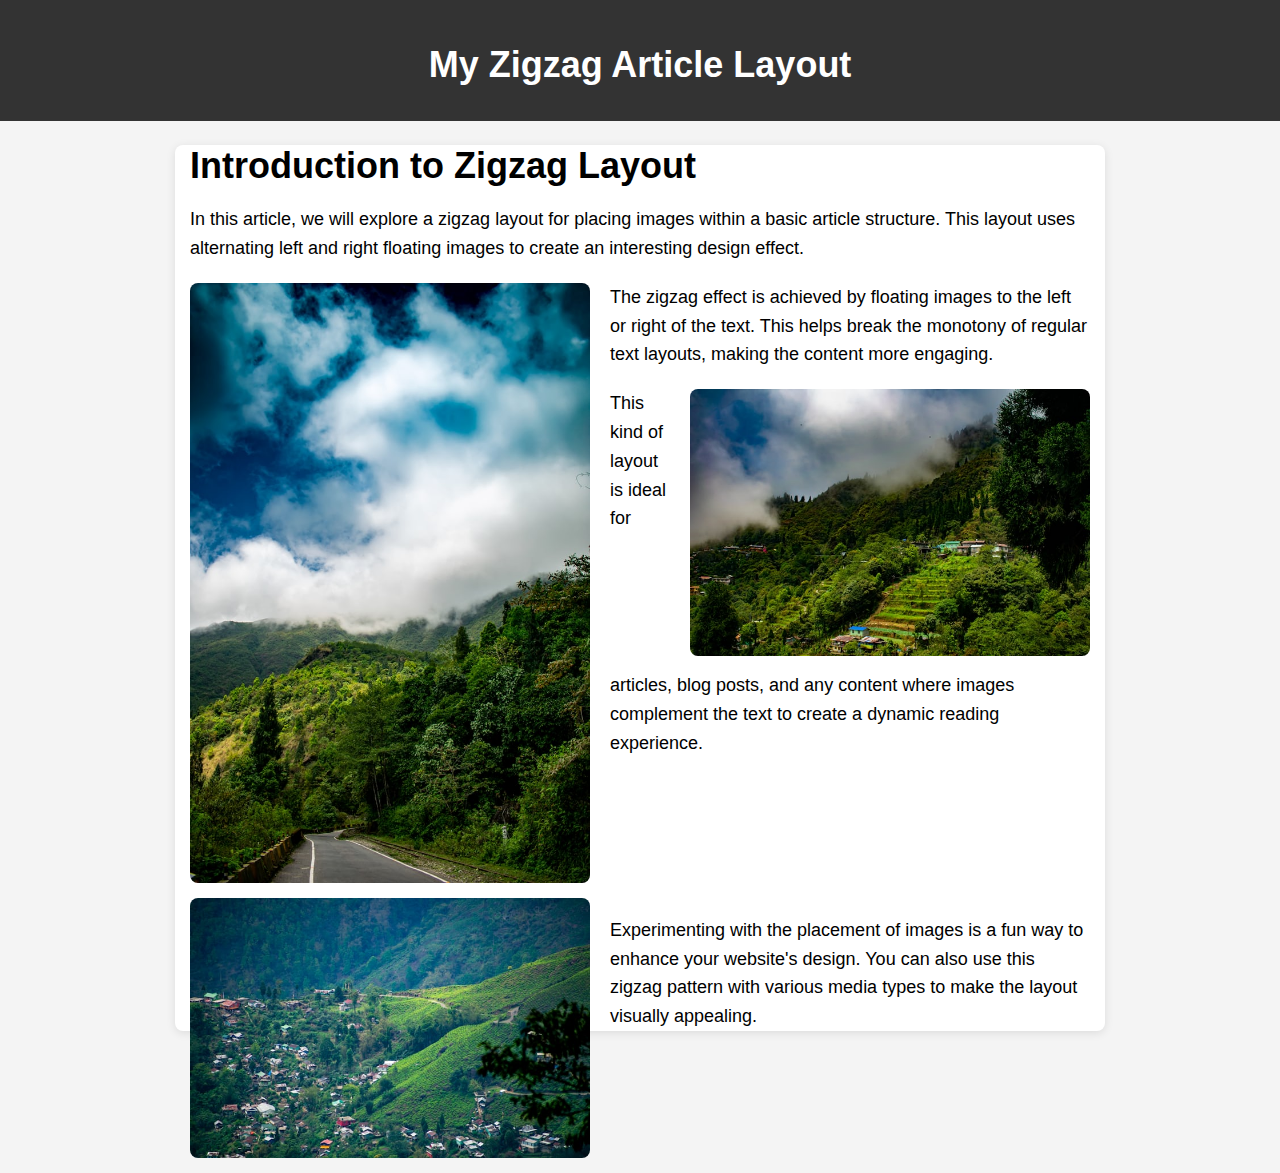
<file: article.html>
<!DOCTYPE html>
<html lang="en">
<head>
    <meta charset="UTF-8">
    <meta name="viewport" content="width=device-width, initial-scale=1.0">
    <title>Zigzag Article Layout</title>
    <style>
        body {
            font-family: Arial, sans-serif;
            margin: 0;
            padding: 0;
            background-color: #f4f4f4;
        }

        header {
            background-color: #333;
            color: #fff;
            padding: 20px;
            text-align: center;
        }

        .container {
            max-width: 900px;
            margin: 20px auto;
            padding: 0 15px;
            background-color: #fff;
            border-radius: 8px;
            box-shadow: 0 2px 10px rgba(0, 0, 0, 0.1);
        }

        h1 {
            font-size: 36px;
            margin-bottom: 15px;
        }

        p {
            line-height: 1.6;
            font-size: 18px;
            margin-bottom: 20px;
        }

        .content img {
            width: 100%;
            max-width: 400px;
            border-radius: 8px;
            margin-bottom: 15px;
        }

        .zigzag-img-left {
            float: left;
            margin-right: 20px;
        }

        .zigzag-img-right {
            float: right;
            margin-left: 20px;
        }

        .clear {
            clear: both;
        }

        footer {
            background-color: #333;
            color: #fff;
            text-align: center;
            padding: 10px 0;
            position: relative;
            bottom: 0;
            width: 100%;
        }

        /* Add responsiveness */
        @media (max-width: 768px) {
            .zigzag-img-left, .zigzag-img-right {
                float: none;
                margin: 10px auto;
                display: block;
                width: 100%;
            }

            h1 {
                font-size: 28px;
            }

            p {
                font-size: 16px;
            }
        }
    </style>
</head>
<body>

<header>
    <h1>My Zigzag Article Layout</h1>
</header>

<div class="container">
    <article class="content">
        <h1>Introduction to Zigzag Layout</h1>
        <p>
            In this article, we will explore a zigzag layout for placing images within a basic article structure.
            This layout uses alternating left and right floating images to create an interesting design effect.
        </p>
        <img src="D1.jpeg" class="zigzag-img-left" alt="Sample Image 1">
        <p>
            The zigzag effect is achieved by floating images to the left or right of the text. This helps break the
            monotony of regular text layouts, making the content more engaging.
        </p>
        <img src="D2.jpeg" class="zigzag-img-right" alt="Sample Image 2">
        <p>
            This kind of layout is ideal for articles, blog posts, and any content where images complement the text
            to create a dynamic reading experience.
        </p>
        <div class="clear"></div>
        <img src="D3.jpeg" class="zigzag-img-left" alt="Sample Image 3">
        <p>
            Experimenting with the placement of images is a fun way to enhance your website's design. You can also use
            this zigzag pattern with various media types to make the layout visually appealing.
        </p>
    </article>
</div>



</body>
</html>
</file>
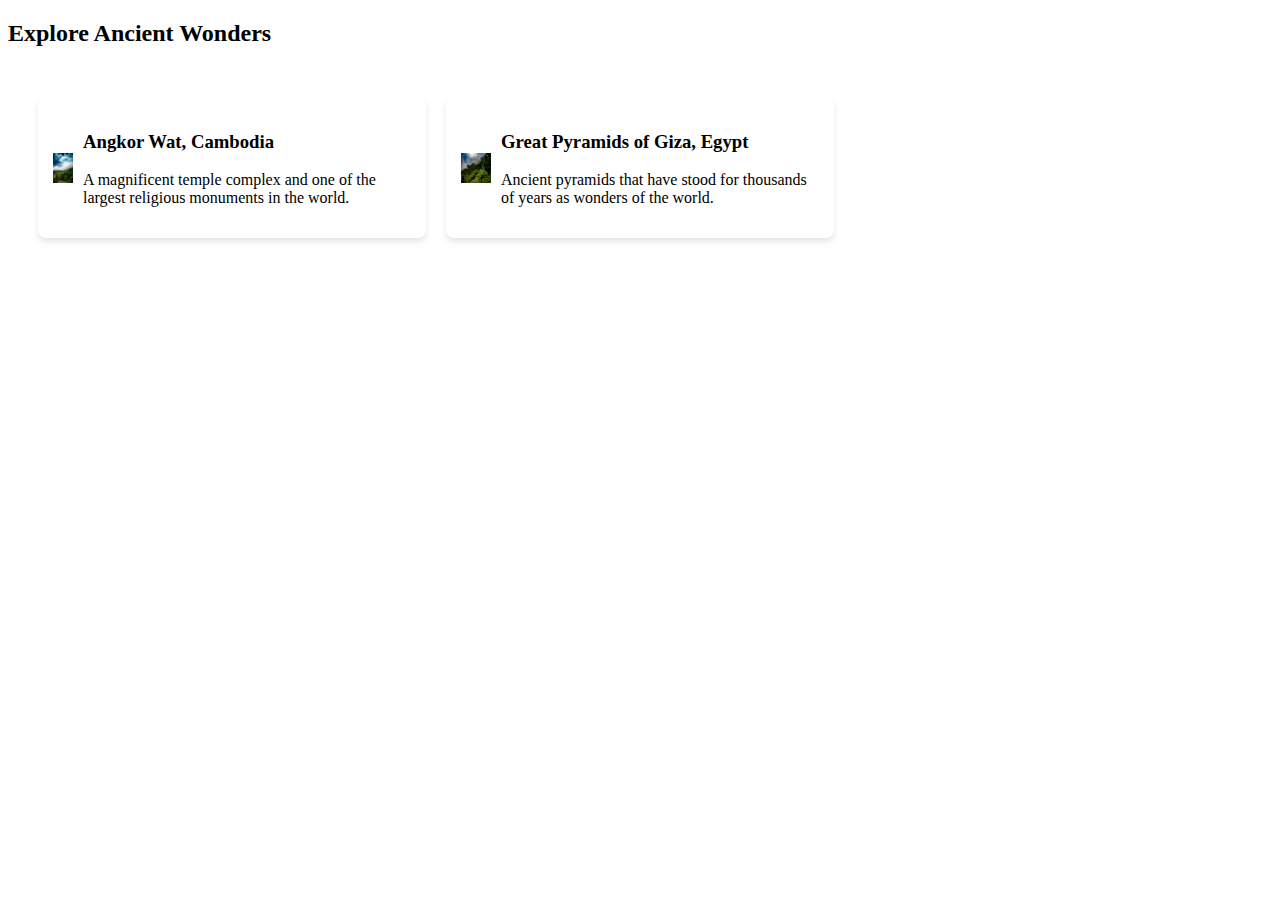
<file: article2.html>
<!DOCTYPE html>
<html lang="en">
<head>
    <meta charset="UTF-8">
    <meta name="viewport" content="width=device-width, initial-scale=1.0">
    <title>Document</title>
    <style>
        .reference-list {
    display: grid;
    grid-template-columns: 1fr 1fr 1fr; /* 3 columns */
    gap: 20px;
    padding: 30px;
}
.reference-item {
    display: flex;
    align-items: center;
    justify-content: flex-start;
    gap: 10px;
    background-color: #fff;
    padding: 15px;
    border-radius: 8px;
    box-shadow: 0 4px 6px rgba(0, 0, 0, 0.1);
}
.reference-item img {
    width: 30px;
    height: 30px;
}

    </style>
</head>
<body>
    <section class="reference-section">
        <h2>Explore Ancient Wonders</h2>
        <div class="reference-list">
            <div class="reference-item">
                <img src="D1.jpeg" alt="Temple Icon">
                <div>
                    <h3>Angkor Wat, Cambodia</h3>
                    <p>A magnificent temple complex and one of the largest religious monuments in the world.</p>
                </div>
            </div>
            <div class="reference-item">
                <img src="D2.jpeg" alt="Pyramid Icon">
                <div>
                    <h3>Great Pyramids of Giza, Egypt</h3>
                    <p>Ancient pyramids that have stood for thousands of years as wonders of the world.</p>
                </div>
            </div>
            <!-- Add more items -->
        </div>
    </section>
    
    
</body>
</html>
</file>
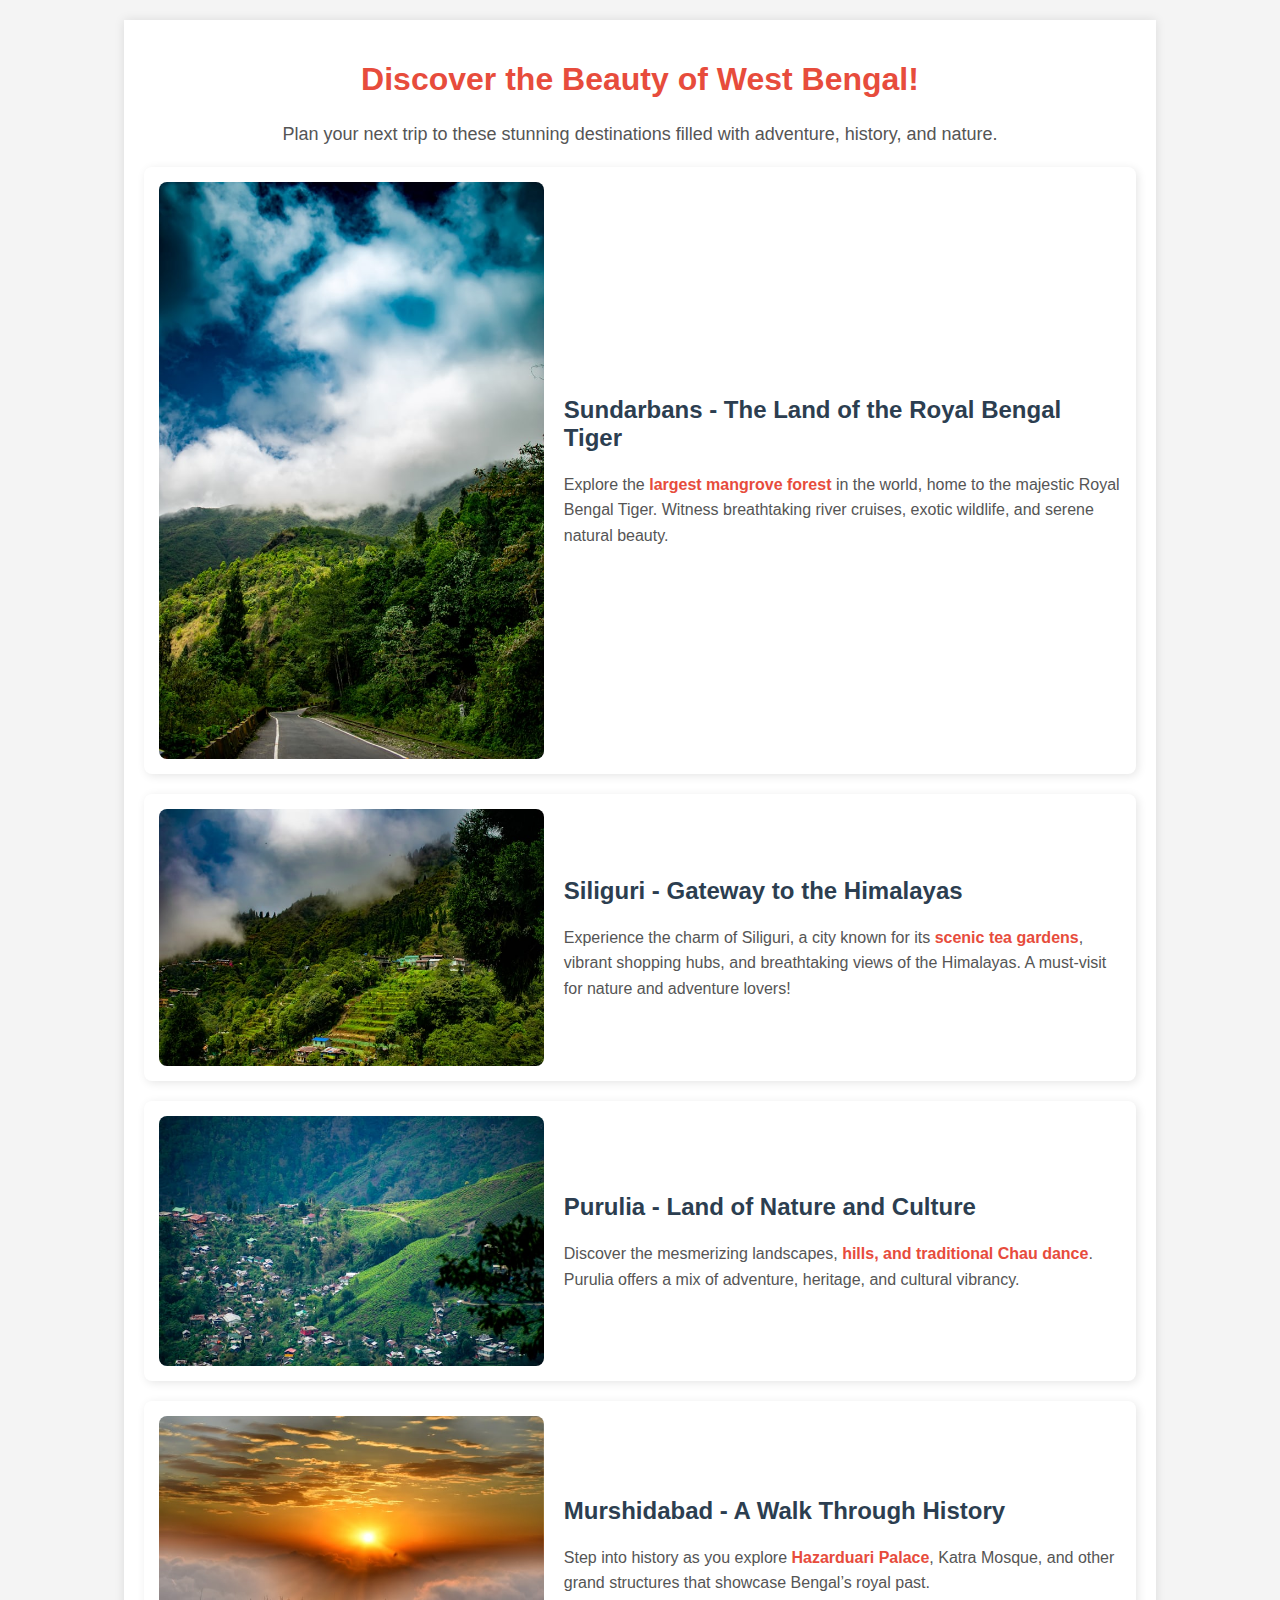
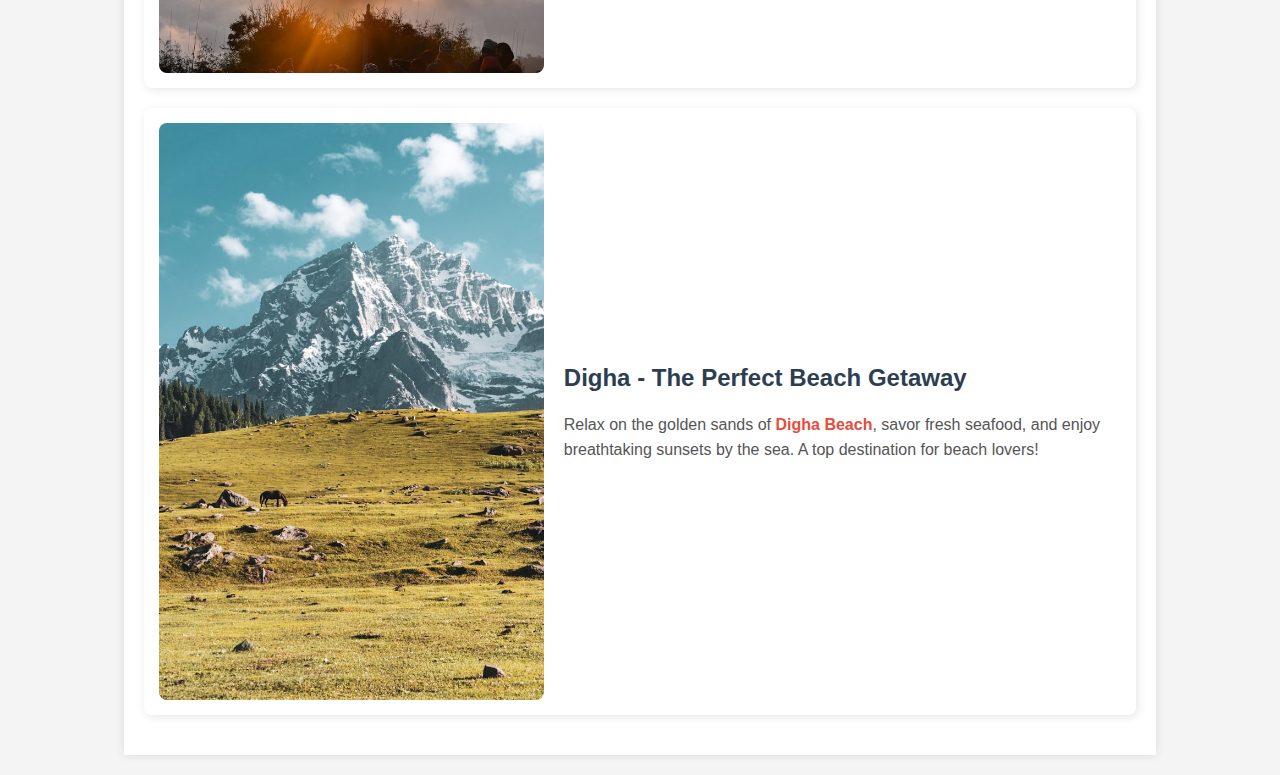
<file: article3.html>
<!DOCTYPE html>
<html lang="en">
<head>
    <meta charset="UTF-8">
    <meta name="viewport" content="width=device-width, initial-scale=1.0">
    <title>Explore West Bengal - A Tourist's Paradise</title>
    <style>
        body {
            font-family: Arial, sans-serif;
            margin: 20px;
            padding: 0;
            background-color: #f4f4f4;
        }
        .container {
            width: 80%;
            margin: auto;
            background: white;
            padding: 20px;
            box-shadow: 0 0 10px rgba(0, 0, 0, 0.1);
        }
        .place {
            display: flex;
            align-items: center;
            flex-wrap: wrap;
            gap: 20px;
            margin-bottom: 20px;
            padding: 15px;
            background: #fff;
            border-radius: 8px;
            box-shadow: 2px 2px 10px rgba(0, 0, 0, 0.1);
        }
        .place img {
            width: 40%;
            max-width: 400px;
            height: auto;
            border-radius: 8px;
        }
        .place-content {
            flex: 1;
        }
        h2 {
            color: #2c3e50;
        }
        p {
            color: #555;
            font-size: 16px;
            line-height: 1.6;
        }
        .highlight {
            font-weight: bold;
            color: #e74c3c;
        }
        @media (max-width: 768px) {
            .place {
                flex-direction: column;
                align-items: center;
                text-align: center;
            }
            .place img {
                width: 100%;
                max-width: 100%;
            }
        }
    </style>
</head>
<body>
    <div class="container">
        <h1 style="text-align: center; color: #e74c3c;">Discover the Beauty of West Bengal!</h1>
        <p style="text-align: center; font-size: 18px;">Plan your next trip to these stunning destinations filled with adventure, history, and nature.</p>
        
        <div class="place">
            <img src="D1.jpeg" alt="Sundarban">
            <div class="place-content">
                <h2>Sundarbans - The Land of the Royal Bengal Tiger</h2>
                <p>Explore the <span class="highlight">largest mangrove forest</span> in the world, home to the majestic Royal Bengal Tiger. Witness breathtaking river cruises, exotic wildlife, and serene natural beauty.</p>
            </div>
        </div>

        <div class="place">
            <img src="D2.jpeg" alt="Siliguri">
            <div class="place-content">
                <h2>Siliguri - Gateway to the Himalayas</h2>
                <p>Experience the charm of Siliguri, a city known for its <span class="highlight">scenic tea gardens</span>, vibrant shopping hubs, and breathtaking views of the Himalayas. A must-visit for nature and adventure lovers!</p>
            </div>
        </div>

        <div class="place">
            <img src="D3.jpeg" alt="Purulia">
            <div class="place-content">
                <h2>Purulia - Land of Nature and Culture</h2>
                <p>Discover the mesmerizing landscapes, <span class="highlight">hills, and traditional Chau dance</span>. Purulia offers a mix of adventure, heritage, and cultural vibrancy.</p>
            </div>
        </div>

        <div class="place">
            <img src="D4.jpeg" alt="Murshidabad">
            <div class="place-content">
                <h2>Murshidabad - A Walk Through History</h2>
                <p>Step into history as you explore <span class="highlight">Hazarduari Palace</span>, Katra Mosque, and other grand structures that showcase Bengal’s royal past.</p>
            </div>
        </div>

        <div class="place">
            <img src="D5.jpeg" alt="Digha">
            <div class="place-content">
                <h2>Digha - The Perfect Beach Getaway</h2>
                <p>Relax on the golden sands of <span class="highlight">Digha Beach</span>, savor fresh seafood, and enjoy breathtaking sunsets by the sea. A top destination for beach lovers!</p>
            </div>
        </div>
    </div>
</body>
</html>
</file>
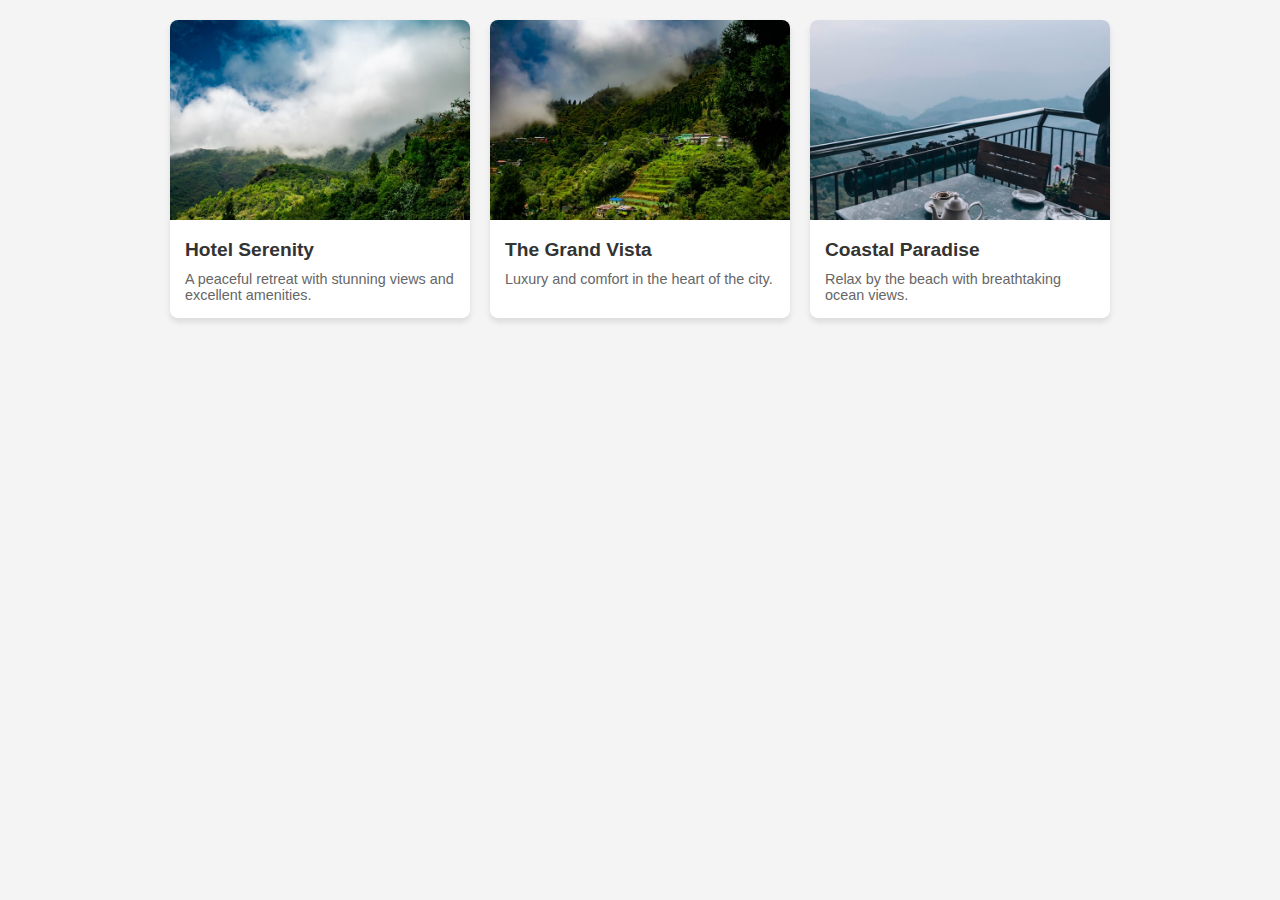
<file: cards_hotel.html>
<!DOCTYPE html>
<html lang="en">
<head>
    <meta charset="UTF-8">
    <meta name="viewport" content="width=device-width, initial-scale=1.0">
    <title>Travel Website</title>
    <style>
        body {
            font-family: Arial, sans-serif;
            margin: 0;
            padding: 0;
            background-color: #f4f4f4;
            display: flex;
            justify-content: center;
            align-items: center;
            flex-wrap: wrap;
        }

        .card-container {
            display: flex;
            flex-wrap: wrap;
            gap: 20px;
            margin: 20px;
        }

        .card {
            background-color: #fff;
            border-radius: 8px;
            box-shadow: 0 4px 6px rgba(0, 0, 0, 0.1);
            width: 300px;
            overflow: hidden;
            transition: transform 0.3s ease;
        }

        .card:hover {
            transform: translateY(-10px);
            cursor: pointer;
        }

        .card img {
            width: 100%;
            height: 200px;
            object-fit: cover;
        }

        .card-content {
            padding: 15px;
        }

        .card-title {
            font-size: 1.2em;
            font-weight: bold;
            color: #333;
        }

        .card-description {
            margin-top: 10px;
            color: #666;
            font-size: 0.9em;
        }
    </style>
</head>
<body>
    <div class="card-container">
        <div class="card">
            <img src="D1.jpeg" alt="Hotel Image 1">
            <div class="card-content">
                <div class="card-title">Hotel Serenity</div>
                <div class="card-description">A peaceful retreat with stunning views and excellent amenities.</div>
            </div>
        </div>

        <div class="card">
            <img src="D2.jpeg" alt="Hotel Image 2">
            <div class="card-content">
                <div class="card-title">The Grand Vista</div>
                <div class="card-description">Luxury and comfort in the heart of the city.</div>
            </div>
        </div>

        <div class="card">
            <img src="D6.jpeg" alt="Hotel Image 3">
            <div class="card-content">
                <div class="card-title">Coastal Paradise</div>
                <div class="card-description">Relax by the beach with breathtaking ocean views.</div>
            </div>
        </div>
    </div>
</body>
</html>
</file>
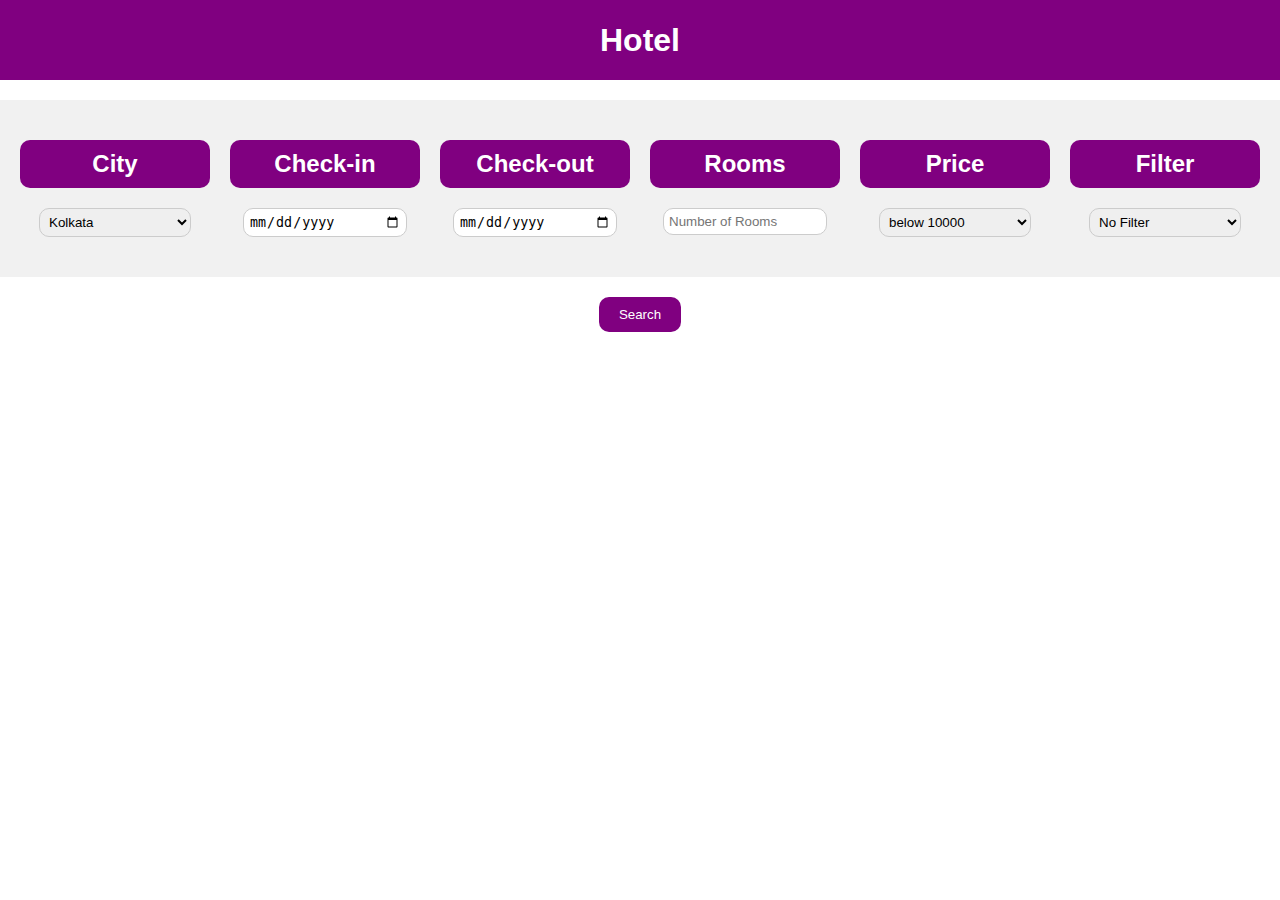
<file: hotel.html>
<!DOCTYPE html>
<html lang="en">
<head>
    <meta charset="UTF-8">
    <meta name="viewport" content="width=device-width, initial-scale=1.0">
    <title>Hotel</title>
    <style>
        body {
            margin: 0;
            font-family: Arial, sans-serif;
        }
        header {
            background-color: purple;
            color: white;
            text-align: center;
            padding: 0.1px 0;
        }
        .nav-bar {
            display: flex;
            flex-wrap: wrap;
            justify-content: space-around;
            padding: 10px;
            background-color: #f1f1f1;
            margin-top: 20px; /* Add margin-top to create space between header and nav */
        }
        .nav-item {
            flex: 1 1 200px; /* Adjust flex-basis to control the minimum width */
            text-align: center;
            padding: 10px;
            box-sizing: border-box; /* Include padding in width calculation */
        }
        .nav-item h2 {
            background-color: purple;
            color: white;
            padding: 10px;
            margin-bottom: 10px; /* Add separation between headings */
            border-radius: 10px; /* Rounded edges for headings */
        }
        .nav-item input,
        .nav-item select {
            width: 80%;
            padding: 5px;
            margin-top: 10px;
            margin-bottom: 20px; /* Add separation between inputs */
            border-radius: 10px; /* Rounded edges for inputs and selects */
            border: 1px solid #ccc; /* Add a border for better visibility */
        }
        .search-btn {
            width: 100%;
            text-align: center;
            margin: 20px 0; /* Add margin for separation */
        }
        .search-btn button {
            padding: 10px 20px;
            background-color: purple;
            color: white;
            border: none;
            cursor: pointer;
            border-radius: 10px; /* Rounded edges for the */
        }
        @media only screen and (max-width: 369px) {
    header {
        background-color: purple;
        color: white;
        text-align: center;
        padding: 5px 0; /* Adjusted padding for header */
    }
    header h1 {
        font-size: 14px; /* Reduced font size for header text */
        margin: 0; /* Removed margin */
    }
    .nav-bar {
        display: flex;
        flex-wrap: nowrap; /* Prevent wrapping */
        justify-content: space-around; /* Space items evenly */
        padding: 2px; /* Further reduced padding */
        background-color: #f1f1f1;
        margin-top: 5px; /* Further reduced margin-top */
    }
    .nav-item {
        flex: 1 1 auto; /* Allow items to shrink and fit */
        text-align: center;
        padding: 2px; /* Further reduced padding */
        box-sizing: border-box; /* Include padding in width calculation */
        
    }
    .nav-item h2 {
        background-color: purple;
        color: white;
        padding: 3px; /* Further reduced padding */
        margin-bottom: 3px; /* Further reduced margin-bottom */
        font-size: 9px; /* Further reduced font size */
    }
    .nav-item input,
    .nav-item select {
        width: 100%; /* Full width */
        padding: 0.1px; /* Further reduced padding */
        margin-top: 3px; /* Further reduced margin-top */
        margin-bottom: 3px; /* Further reduced margin-bottom */
        border-radius: 3px; /* Further rounded edges */
        border: 1px solid #ccc; /* Add a border for better visibility */
        font-size: 7px; /* Further reduced font size */
    }
    .search-btn {
        width: 100%;
        text-align: center;
        margin: 20px 0; /* Further reduced margin for separation */
    }
    .search-btn button {
        padding: 5px 5px; /* Further reduced padding */
        background-color: purple;
        color: white;
        border: none;
        cursor: pointer;
        border-radius: 3px; /* Further rounded edges */
        font-size: 10px; /* Further reduced font size */
    }
}


    </style>
</head>
<body>
    <header>
        <h1>Hotel</h1>
    </header>
    <nav class="nav-bar">
        <div class="nav-item">
            <h2>City</h2>
            <select>
                <option value="kolkata">Kolkata</option>
                <option value="darjeeling">Darjeeling</option>
                <option value="average">Howrah</option>
                <option value="mid-range">Midnapur</option>
                <option value="luxury">Maldah</option>
                <option value="luxury">Bardhaman</option>
            </select>
        </div>
        <div class="nav-item">
            <h2>Check-in</h2>
            <input type="date">
        </div>
        <div class="nav-item">
            <h2>Check-out</h2>
            <input type="date">
        </div>
        <div class="nav-item">
            <h2>Rooms</h2>
            <input type="number" placeholder="Number of Rooms">
        </div>
        <div class="nav-item">
            <h2>Price</h2>
            <select>
                <option value="budget">below 10000</option>
                <option value="below-average">10000-20000</option>
                <option value="average">20000-30000</option>
                <option value="mid-range">30000-40000</option>
                <option value="luxury">50000-60000</option>
                <option value="luxury">above 60000</option>
            </select>
        </div>
        <div class="nav-item">
            <h2>Filter</h2>
            <select>
                <option value="none">No Filter</option>
                <option value="free_wifi">Free WiFi</option>
                <option value="pool">Pool</option>
                <option value="pet_friendly">Pet Friendly</option>
            </select>
        </div>
        
    </nav>
    <div class="search-btn">
        <button>Search</button>
    </div>
</body>
</html>
</file>
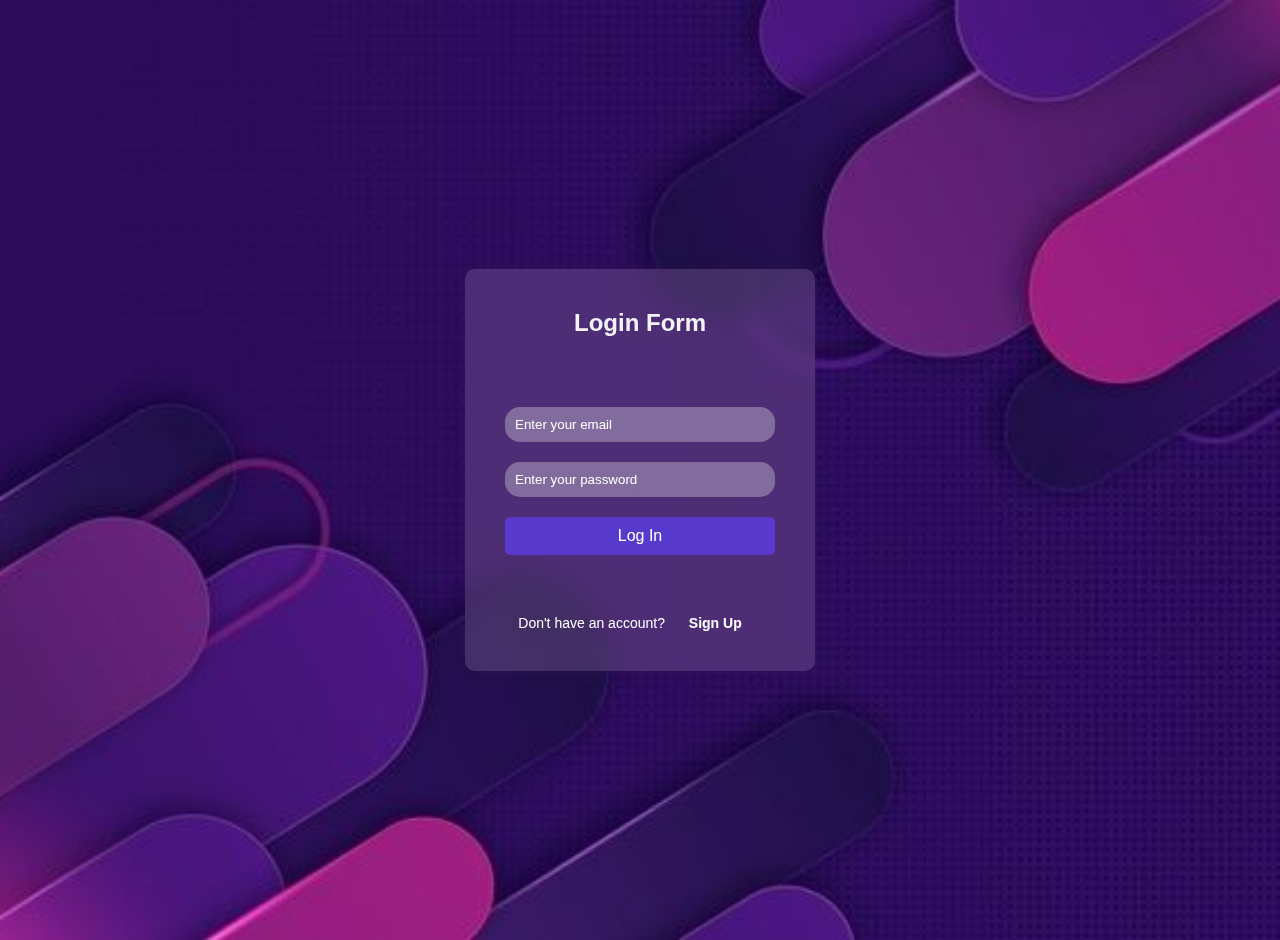
<file: login.html>
<!DOCTYPE html>
<html lang="en">
<head>
    <meta charset="UTF-8">
    <meta name="viewport" content="width=device-width, initial-scale=1.0">
    <title>Login Form</title>
    <style>
        * {
            margin: 0;
            padding: 20px;
            box-sizing: border-box;
            font-family: Arial, sans-serif;
        }

        body {
            display: flex;
            justify-content: center;
            align-items: center;
            height: 100vh;
            background: url('background.jpeg') no-repeat center center/cover; /* Add your image here */
        }

        .container {
            background: rgba(227, 194, 226, 0.179);
            padding: 20px;
            border-radius: 10px;
            backdrop-filter: blur(10px);
            width: 350px;
            text-align: center;
            box-shadow: 0 0 10px rgba(64, 41, 71, 0.27);
        }

        h2 {
            color: rgb(243, 243, 247);
            margin-bottom: 20px;
        }

        input {
            width: 100%;
            padding: 10px;
            margin: 10px 0;
            border: none;
            outline: none;
            border-radius: 15px;
            background: rgba(255, 255, 255, 0.3);
            color: white;
        }

        input::placeholder {
            color: white;
        }

        .btn {
            width: 100%;
            padding: 10px;
            border: none;
            border-radius: 5px;
            background: rgb(87, 58, 203);
            color: white;
            cursor: pointer;
            font-size: 16px;
            margin: 10px 0;
        }
        .btn:hover {
            background: linear-gradient(to bottom, #f99090, #1005e9);
            
        }

        .register {
            margin-top: 10px;
            color: white;
            font-size: 14px;
        }

        .register a {
            color: white;
            text-decoration: none;
            font-weight: bold;
        }

        .register a:hover {
            text-decoration: underline;
            color: blue;
        }
    </style>
</head>
<body>

    <div class="container">
        <h2>Login Form</h2>
        <form onsubmit="return loginUser(event)">
            <input type="email" id="email" placeholder="Enter your email" required>
            <input type="password" id="password" placeholder="Enter your password" required>
            <button type="submit" class="btn">Log In</button>
        </form>
        <p class="register">Don't have an account? 
            <a href="signup.html">Sign Up </a>  <!-- Update with your Sign-Up page link -->
        </p>
    </div>

</body>
</html>
</file>
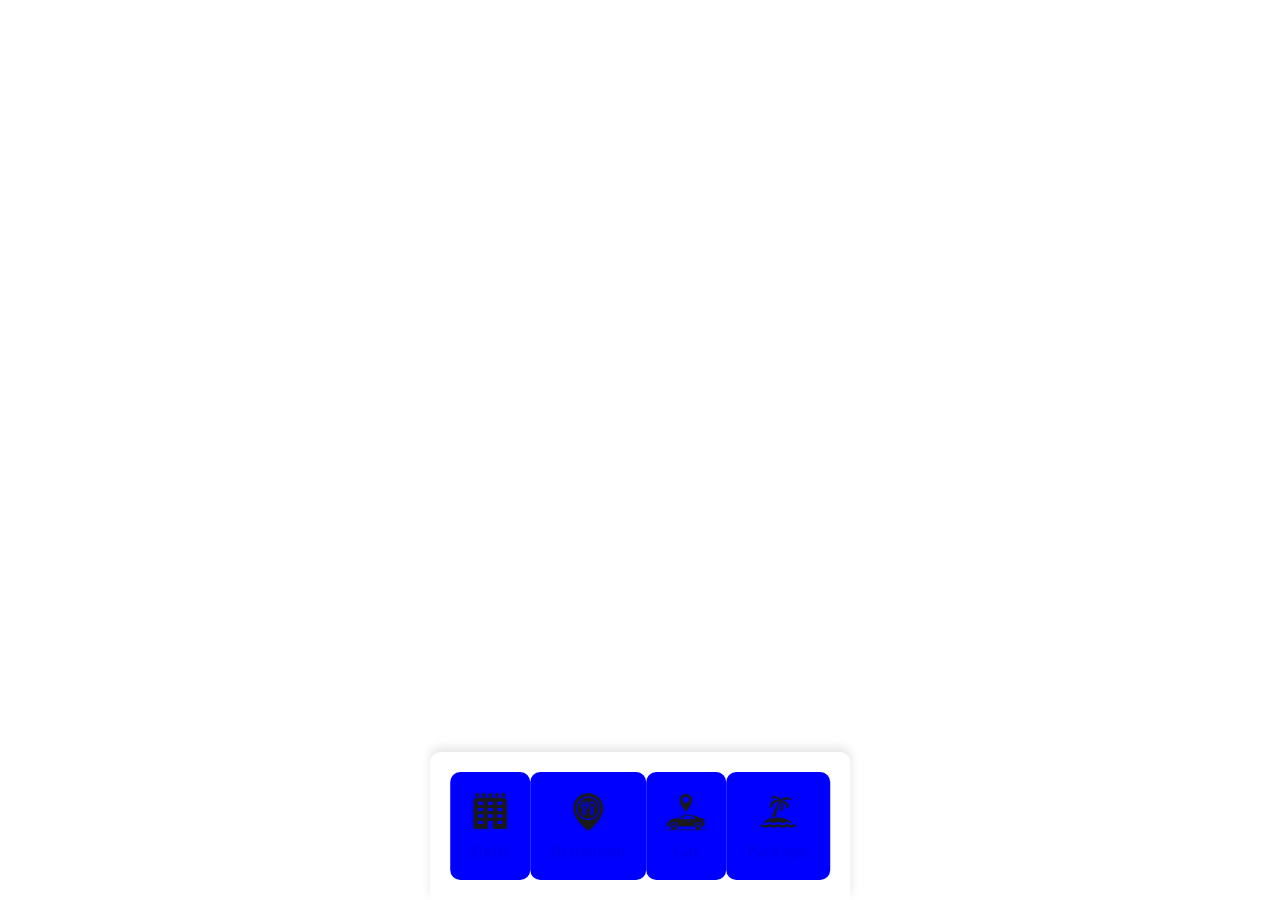
<file: service_practice.html>
<!DOCTYPE html>
<html lang="en">
<head>
    <meta charset="UTF-8">
    <meta name="viewport" content="width=device-width, initial-scale=1.0">
    <title>Service_Section</title>
    <style>
     
.umbrella-buttons {
  position: absolute;
  bottom: 0;
  left: 50%;
  transform: translateX(-50%);
  background-color:#fff;
  padding: 20px;
  border-radius: 10px 10px 0 0;
  box-shadow: 0 -5px 10px rgba(0, 0, 0, 0.1);
  
}

.button-container {
  display: flex;
  justify-content: space-between;
}

.umbrella-button {
  display: flex;
  flex-direction: column;
  align-items: center;
  padding: 20px;
  border-radius: 10px;
  background-color: blue;
  cursor: pointer;
  transition: background-color 0.3s ease;
  font-weight: bold;
  
}

.umbrella-button:hover {
    background: linear-gradient(to bottom, #f99090, #1005e9);
    transform: scale(1.1);
}

.umbrella-button img {
  width: 40px;
  height: 40px;
  margin-bottom: 10px;
}

.umbrella-button span {
  font-size: 16px;
  font-weight: bold;
}


    </style>
</head>
<body>
    <section class="umbrella-buttons">
        <div class="button-container">
          <a href="#service" class="umbrella-button">
            <img src="hotel1.png" alt="Hotel">
            <span>Hotel</span>
          </a>
          <a href="#service" class="umbrella-button">
            <img src="resturant.png" alt="Restaurant">
            <span>Restaurant</span>
          </a>
          <a href="#service" class="umbrella-button">
            <img src="car.png" alt="Car">
            <span>Car</span>
          </a>
          <a href="#service" class="umbrella-button">
            <img src="package.png" alt="Packages">
            <span>Packages</span>
          </a>
        </div>
      </section>
</body>
</html>
</file>
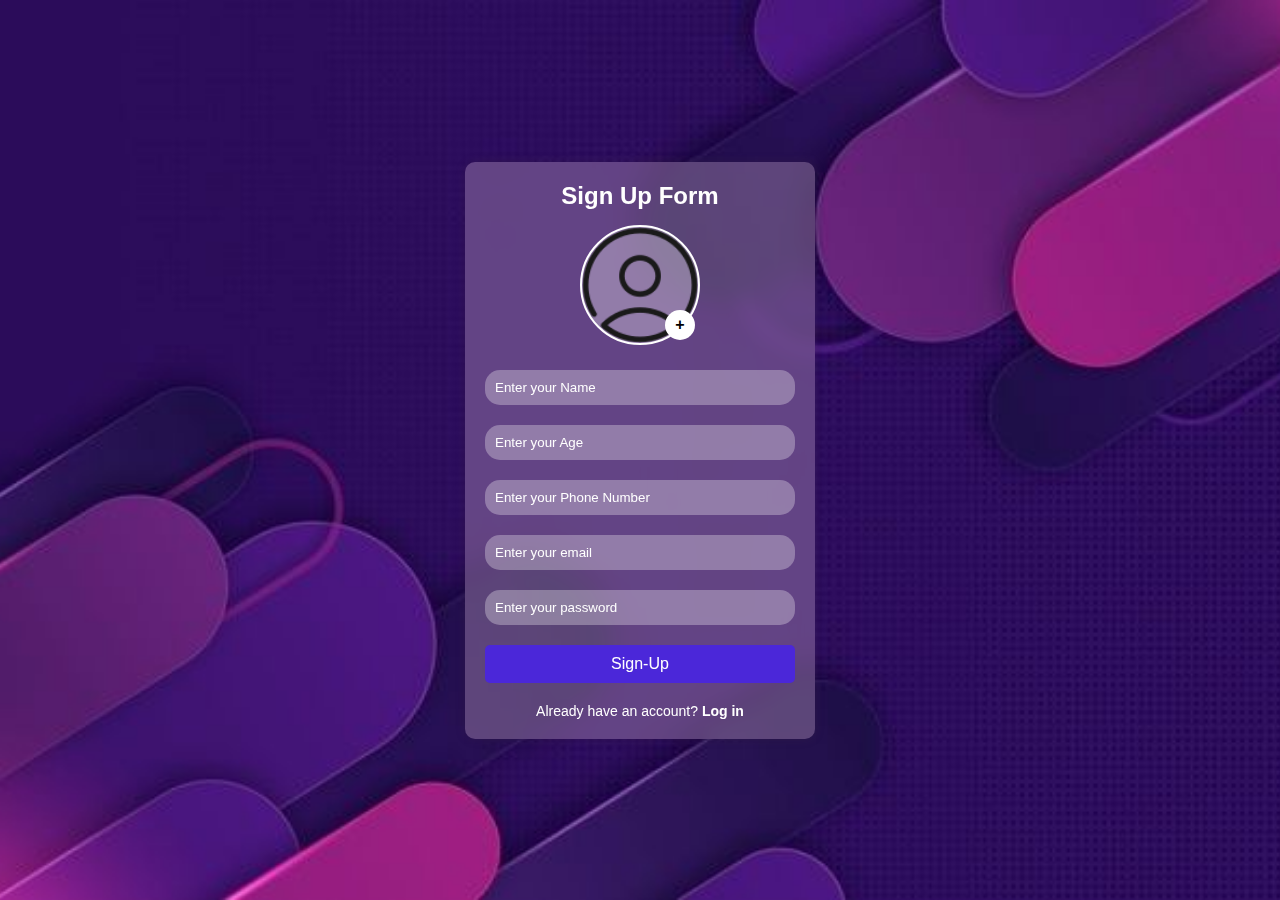
<file: signup.html>
<!DOCTYPE html>
<html lang="en">
<head>
    <meta charset="UTF-8">
    <meta name="viewport" content="width=device-width, initial-scale=1.0">
    <title>Sign Up Form</title>
    <style>
        * {
            margin: 0;
            padding: 0;
            box-sizing: border-box;
            font-family: Arial, sans-serif;
        }

        body {
            display: flex;
            justify-content: center;
            align-items: center;
            height: 100vh;
            background: url('background.jpeg') no-repeat center center/cover;
        }
        .container {
            background: rgba(227, 194, 226, 0.3);
            padding: 20px;
            border-radius: 10px;
            backdrop-filter: blur(10px);
            width: 350px;
            text-align: center;
            box-shadow: 0 0 10px rgba(64, 41, 71, 0.3);
        }

        h2 {
            color: white;
            margin-bottom: 15px;
        }

        .image-upload {
            position: relative;
            width: 120px;
            height: 120px;
            margin: 0 auto 15px;
            background:transparent;
        }
        .profile-pic {
            width: 100%;
            height: 100%;
            border-radius: 50%;
            background: rgba(255, 255, 255, 0.3);
            display: flex;
            justify-content: center;
            align-items: center;
            overflow: hidden;
            border: 2px solid white;
        }
        .profile-pic img {
            width: 100%;
            height: 100%;
            object-fit: cover;
        }
        .upload-btn {
            position: absolute;
            bottom: 5px;
            right: 5px;
            background: white;
            border: none;
            border-radius: 50%;
            width: 30px;
            height: 30px;
            cursor: pointer;
            display: flex;
            justify-content: center;
            align-items: center;
            font-size: 16px;
            font-weight: bold;
            color: black;
        }
        .upload-btn:hover{
            background: linear-gradient(to bottom, #f99090, #1005e9);
        }

        input {
            width: 100%;
            padding: 10px;
            margin: 10px 0;
            border: none;
            outline: none;
            border-radius: 15px;
            background: rgba(255, 255, 255, 0.3);
            color: white;
        }

        input::placeholder {
            color: white;
        }

        .btn {
            width: 100%;
            padding: 10px;
            border: none;
            border-radius: 5px;
            background: rgb(75, 39, 217);
            color: white;
            cursor: pointer;
            font-size: 16px;
            margin: 10px 0;
        }
        .btn:hover {
            background: linear-gradient(to bottom, #f99090, #1005e9);
        }

        .register {
            margin-top: 10px;
            color: white;
            font-size: 14px;
        }

        .register a {
            color: white;
            text-decoration: none;
            font-weight: bold;
        }

        .register a:hover {
            text-decoration: underline;
            color: blue;
        }
    </style>
</head>

<body>
    <div class="container">
        <h2>Sign Up Form</h2>
        
        <div class="image-upload">
            <div class="profile-pic" id="profilePic">
                <img src="account.png" alt="Profile Picture" id="profileImage">
            </div>
            <input type="file" id="imageUpload" accept="image/*" hidden>
            <button class="upload-btn" onclick="document.getElementById('imageUpload').click();">+</button>
        </div>
        
        <form onsubmit="return loginUser(event)">
            <input type="text" id="name" placeholder="Enter your Name" required>
            <input type="number" id="age" placeholder="Enter your Age" required>
            <input type="tel" id="phone" placeholder="Enter your Phone Number" required>
            <input type="email" id="email" placeholder="Enter your email" required>
            <input type="password" id="password" placeholder="Enter your password" required>
            <button type="submit" class="btn">Sign-Up</button>
        </form>
        <p class="register">Already have an account? 
            <a href="login.html">Log in</a>
        </p>
    </div>

    <script>
        document.getElementById('imageUpload').addEventListener('change', function(event) {
            const file = event.target.files[0];
            if (file) {
                const reader = new FileReader();
                reader.onload = function() {
                    document.getElementById('profileImage').src = reader.result;
                }
                reader.readAsDataURL(file);
            }
        });
    </script>
</body>
</html>
</file>
